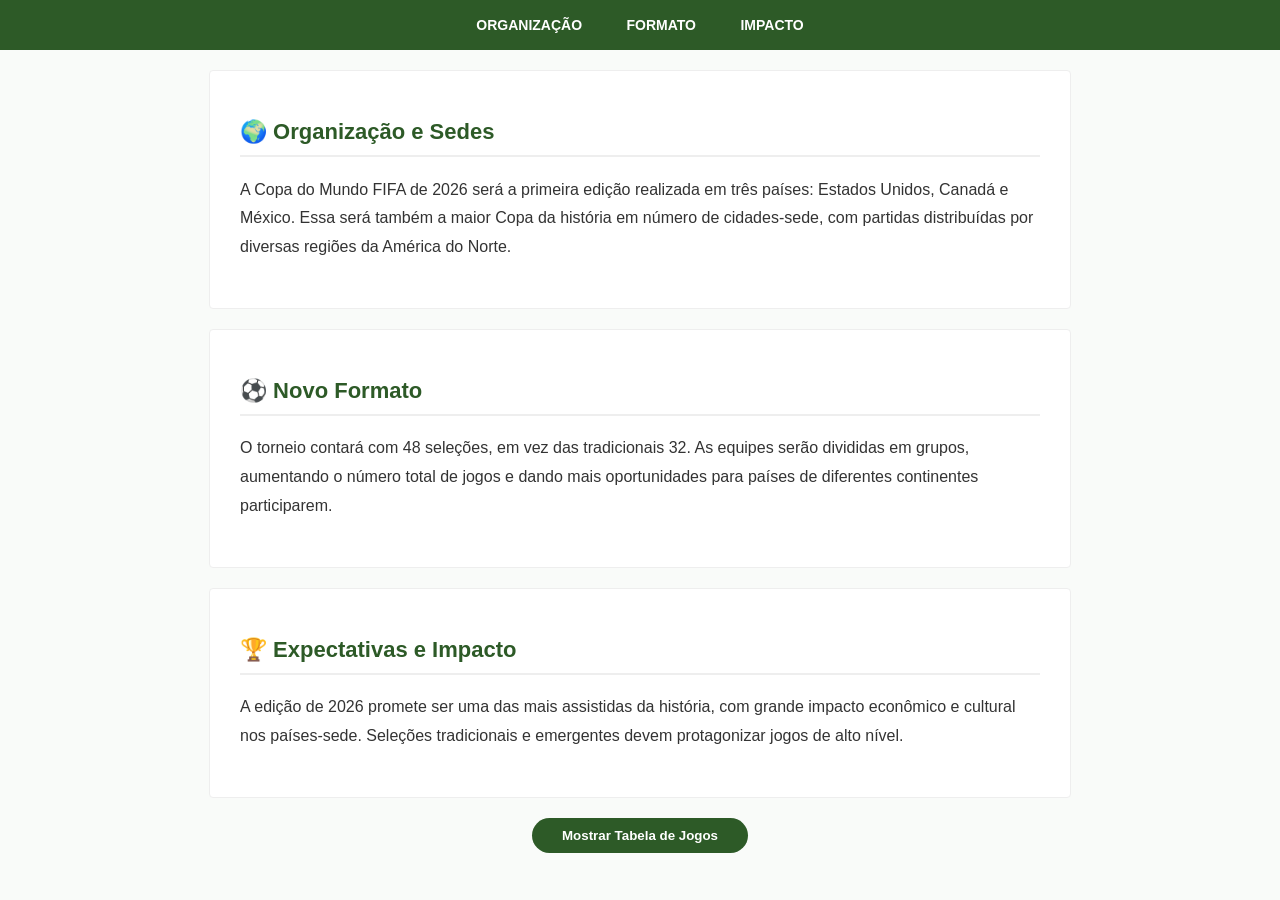
<file: Atividades 2º Bimestre/Prova - dia 1/index.html>
<!DOCTYPE html>
<html lang="pt-br">
<head>
    <meta charset="UTF-8">
    <title>Copa do Mundo 2026</title>
    <link rel="stylesheet" href="style.css">
</head>
<body>

    <nav>
        <a href="#organizacao">Organização</a>
        <a href="#formato">Formato</a>
        <a href="#impacto">Impacto</a>
    </nav>

    <section id="organizacao" class="secao">
        <h2>🌍 Organização e Sedes</h2>
        <p>
            A Copa do Mundo FIFA de 2026 será a primeira edição realizada em três países:
            Estados Unidos, Canadá e México. Essa será também a maior Copa da história
            em número de cidades-sede, com partidas distribuídas por diversas regiões
            da América do Norte.
        </p>
    </section>

    <section id="formato" class="secao">
        <h2>⚽ Novo Formato</h2>
        <p>
            O torneio contará com 48 seleções, em vez das tradicionais 32.
            As equipes serão divididas em grupos, aumentando o número total
            de jogos e dando mais oportunidades para países de diferentes
            continentes participarem.
        </p>
    </section>

    <section id="impacto" class="secao">
        <h2>🏆 Expectativas e Impacto</h2>
        <p>
            A edição de 2026 promete ser uma das mais assistidas da história,
            com grande impacto econômico e cultural nos países-sede.
            Seleções tradicionais e emergentes devem protagonizar jogos de alto nível.
        </p>
    </section>

    <div class="botao-area">
        <button onclick="mostrarImagem()">Mostrar Tabela de Jogos</button>
    </div>

    <div id="resultado"></div>

    <script src="script.js"></script>
</body>
</html>
</file>
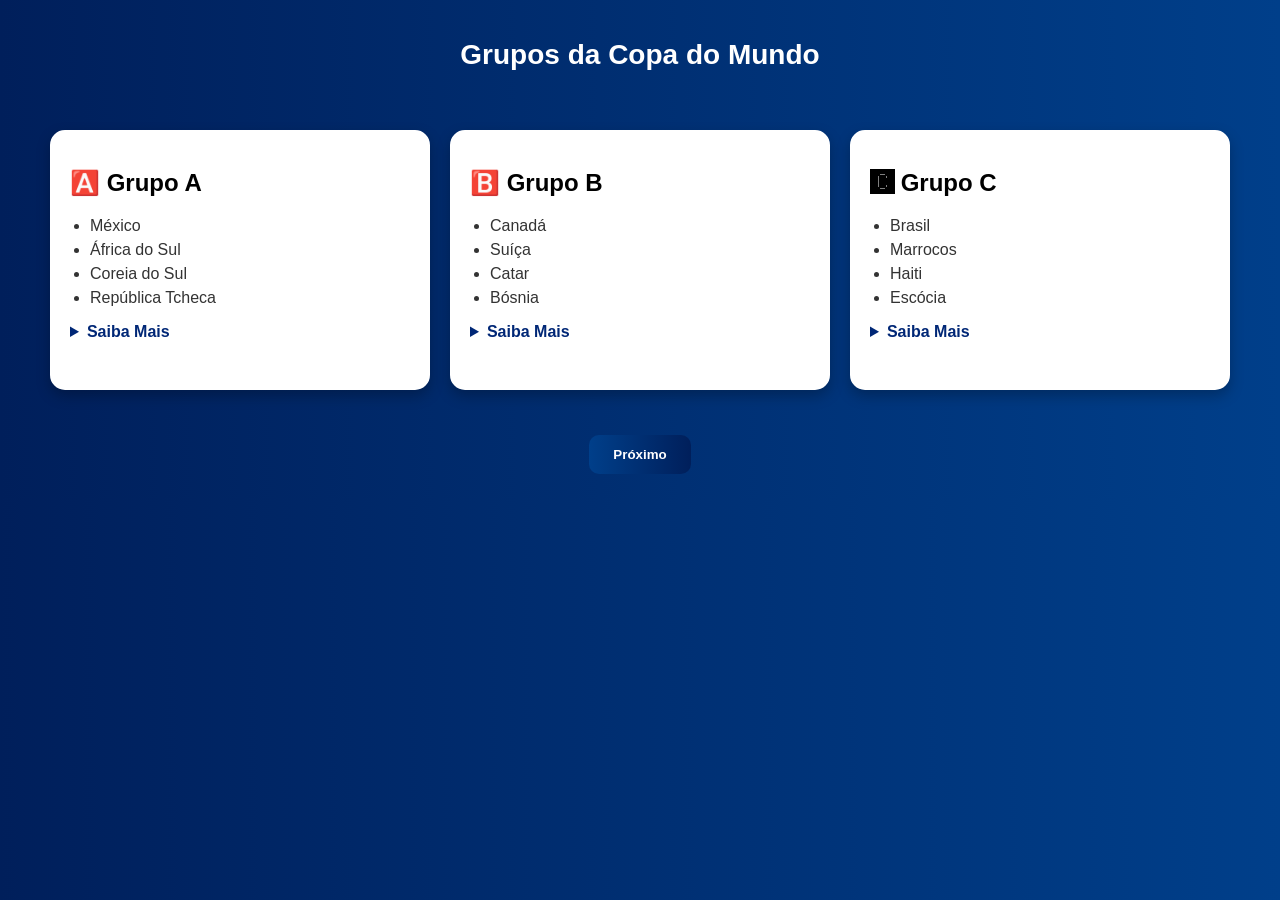
<file: Atividades 2º Bimestre/Prova - dia 2/index.html>
<!DOCTYPE html>
<html lang="pt-br">
<head>
    <meta charset="UTF-8">
    <title>Grupos da Copa</title>
    <link rel="stylesheet" href="style.css">
</head>
<body>

    <h1 class="titulo">Grupos da Copa do Mundo</h1>

    <div id="container">

        <div class="card" id="grupoA">
            <h2>🅰️ Grupo A</h2>

            <ul>
                <li>México</li>
                <li>África do Sul</li>
                <li>Coreia do Sul</li>
                <li>República Tcheca</li>
            </ul>

            <details>
                <summary>Saiba Mais</summary>
                <p>O jogo de abertura será México x África do Sul. Confrontos entre Coreia do Sul e seleções europeias já ocorreram em várias Copas.</p>
            </details>
        </div>

        <div class="card" id="grupoB">
            <h2>🅱️ Grupo B</h2>

            <ul>
                <li>Canadá</li>
                <li>Suíça</li>
                <li>Catar</li>
                <li>Bósnia</li>
            </ul>

            <details>
                <summary>Saiba Mais</summary>
                <p>O Canadá joga em casa. Catar e Suíça já se enfrentaram em amistosos internacionais.</p>
            </details>
        </div>

        <div class="card" id="grupoC">
            <h2>🅲 Grupo C</h2>

            <ul>
                <li>Brasil</li>
                <li>Marrocos</li>
                <li>Haiti</li>
                <li>Escócia</li>
            </ul>

            <details>
                <summary>Saiba Mais</summary>
                <p>Brasil nunca perdeu para a Escócia em Copas. Já dividiram grupo em 1998.</p>
            </details>
        </div>

    </div>

    <div class="botao-area">
        <button onclick="proximo()">Próximo</button>
    </div>

    <script src="script.js"></script>
</body>
</html>
</file>
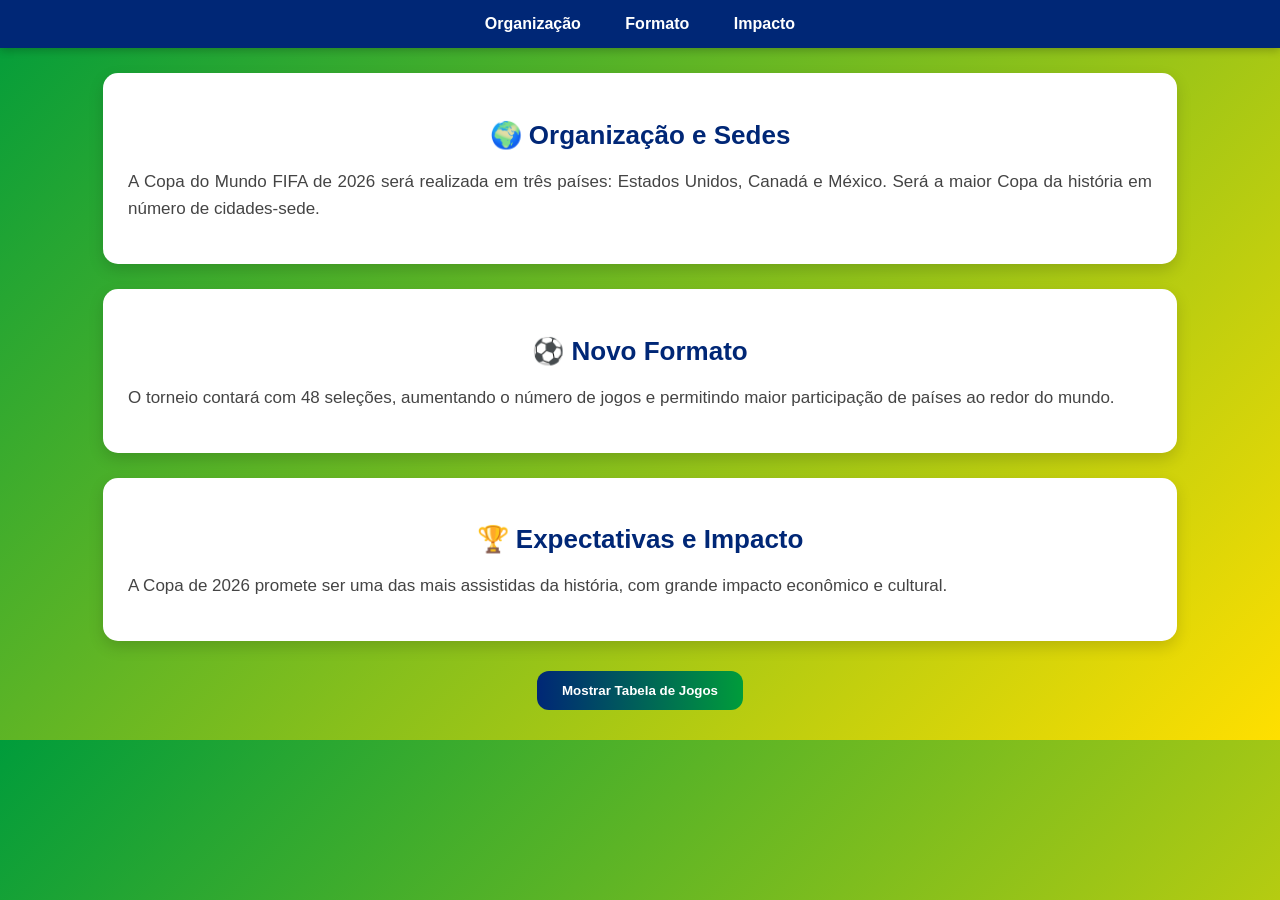
<file: Atividades 2º Bimestre/Prova - dia 3/index.html>
<!DOCTYPE html>
<html lang="pt-br">
<head>
    <meta charset="UTF-8">
    <title>Copa do Mundo 2026</title>

    <link rel="stylesheet" href="style.css">
</head>

<body>

    <nav>
        <a href="#organizacao">Organização</a>
        <a href="#formato">Formato</a>
        <a href="#impacto">Impacto</a>
    </nav>

    <section id="organizacao" class="secao">
        <h2>🌍 Organização e Sedes</h2>
        <p>
            A Copa do Mundo FIFA de 2026 será realizada em três países:
            Estados Unidos, Canadá e México. Será a maior Copa da história
            em número de cidades-sede.
        </p>
    </section>

    <section id="formato" class="secao">
        <h2>⚽ Novo Formato</h2>
        <p>
            O torneio contará com 48 seleções, aumentando o número de jogos
            e permitindo maior participação de países ao redor do mundo.
        </p>
    </section>

    <section id="impacto" class="secao">
        <h2>🏆 Expectativas e Impacto</h2>
        <p>
            A Copa de 2026 promete ser uma das mais assistidas da história,
            com grande impacto econômico e cultural.
        </p>
    </section>

    <div class="botao">
        <button onclick="mostrarImagem()">Mostrar Tabela de Jogos</button>
    </div>

    <div id="resultado"></div>

    <script src="script.js"></script>
</body>
</html>
</file>
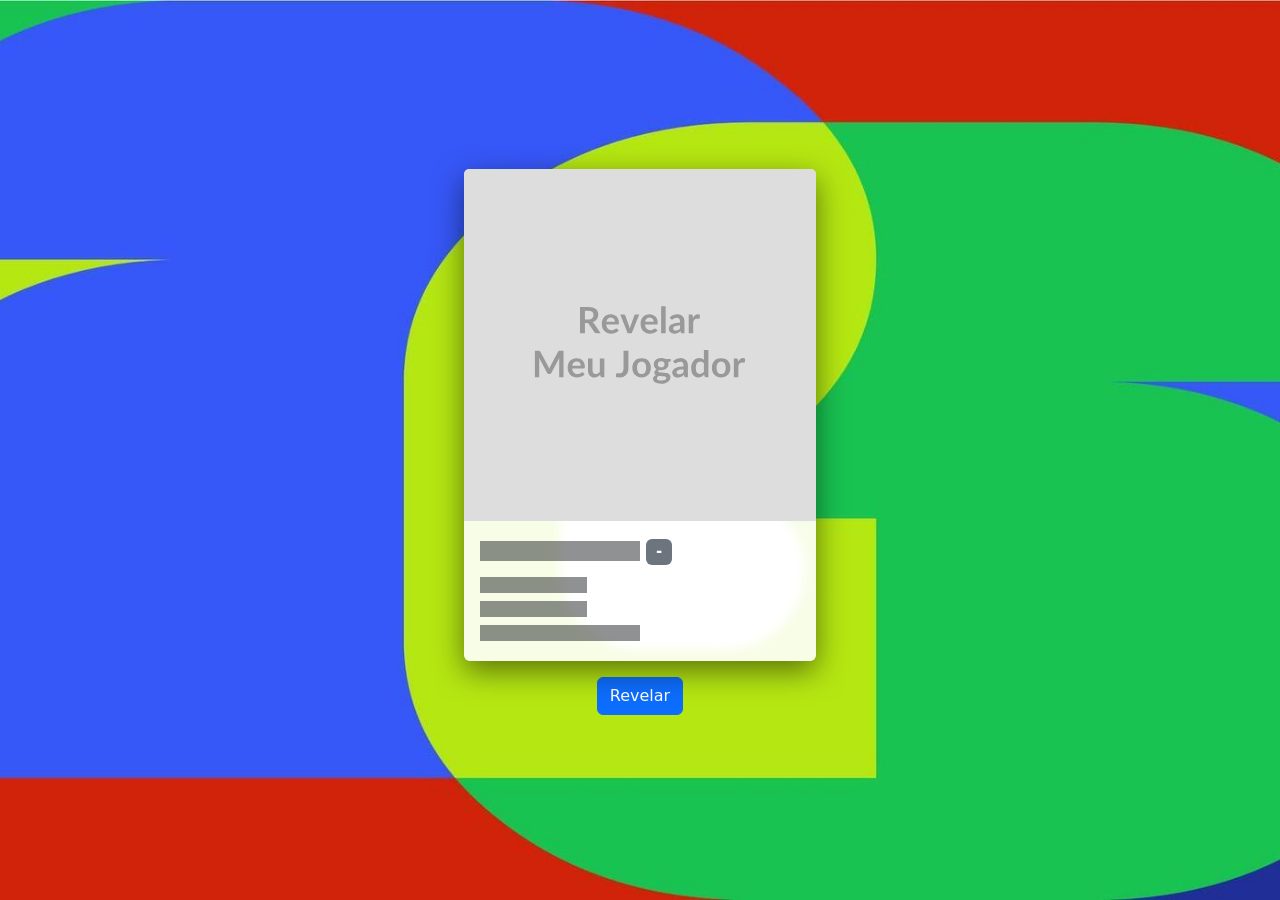
<file: Atividades 2º Bimestre/Prova - dia 1/ex4.html>
<!DOCTYPE html>
<html lang="pt-br">
<head>
    <meta charset="UTF-8">
    <meta name="viewport" content="width=device-width, initial-scale=1.0">
    <title>Meu Jogador da Copa do Mundo</title>

    <link href="https://cdn.jsdelivr.net/npm/bootstrap@5.3.8/dist/css/bootstrap.min.css" rel="stylesheet">

    <style>
        body, html {
            height: 100%;
            margin: 0;
        }

        .bg-copa {
            background-image: url('img/FIFA-World-Cup-26.jpg');
            background-size: cover;
            background-position: center;
            background-attachment: fixed;
            height: 100vh;
            display: flex;
            justify-content: center;
            align-items: center;
        }

        .card {
            backdrop-filter: blur(5px);
            background-color: rgba(255, 255, 255, 0.9);
            border: none;
            box-shadow: 0 10px 30px rgba(0,0,0,0.5);
        }
    </style>
</head>

<body>

<div class="bg-copa">
    <div class="d-flex flex-column align-items-center">

        <div class="card" style="width: 22rem;" aria-hidden="true">

            <img id="jogador-img" src="img/img_.svg" class="card-img-top" alt="Jogador">

            <div class="card-body">

                <h5 id="Nome" class="card-title placeholder-glow">
                    <span class="placeholder col-6"></span>
                    <span id="Rank" class="badge text-bg-secondary">-</span>
                </h5>

                <p class="card-text placeholder-glow">
                    <span id="Data_Nas" class="placeholder col-4"></span><br>
                    <span id="Altura" class="placeholder col-4"></span><br>
                    <span id="Posição" class="placeholder col-6"></span><br>
                </p>

            </div>
        </div>

        <a href="#" onclick="revelar()" class="btn btn-primary m-3">
            Revelar
        </a>

    </div>
</div>

<script src="https://cdn.jsdelivr.net/npm/bootstrap@5.3.8/dist/js/bootstrap.bundle.min.js"></script>
<script src="ex4.js"></script>

</body>
</html>
</file>
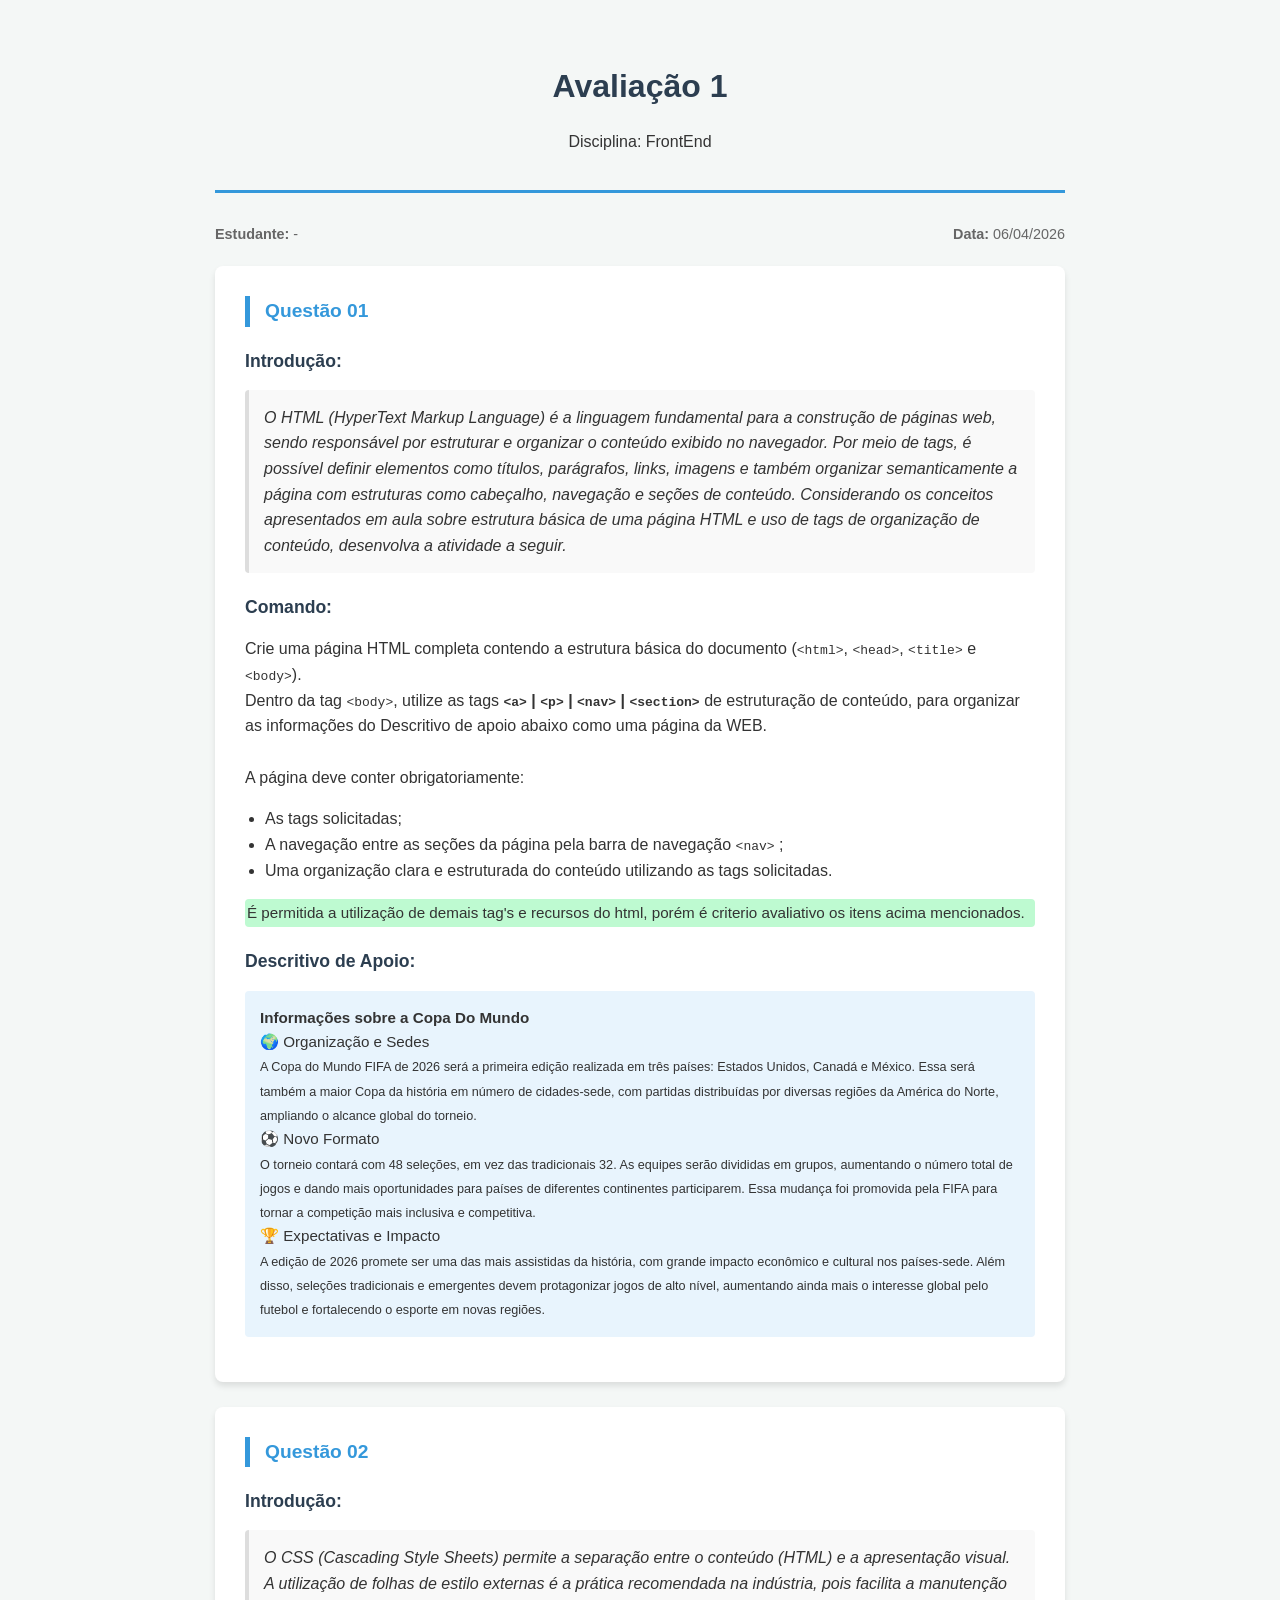
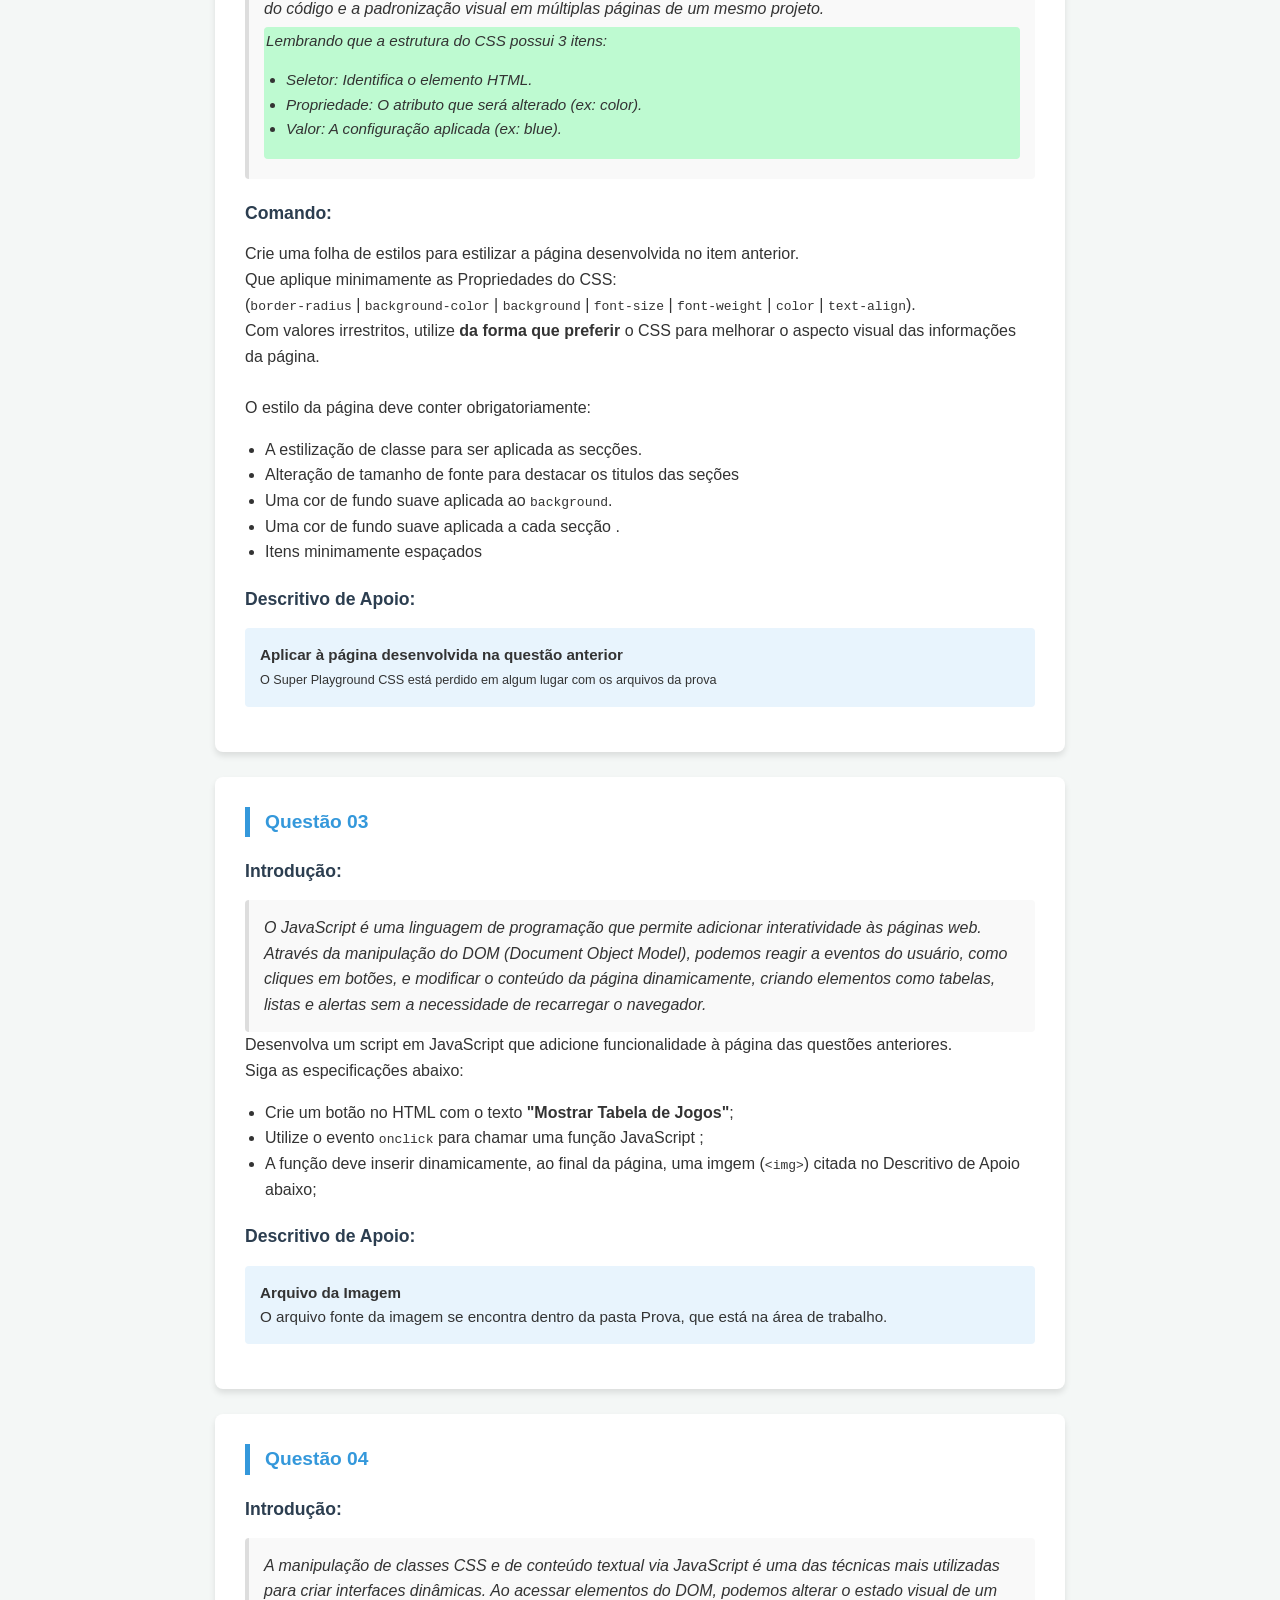
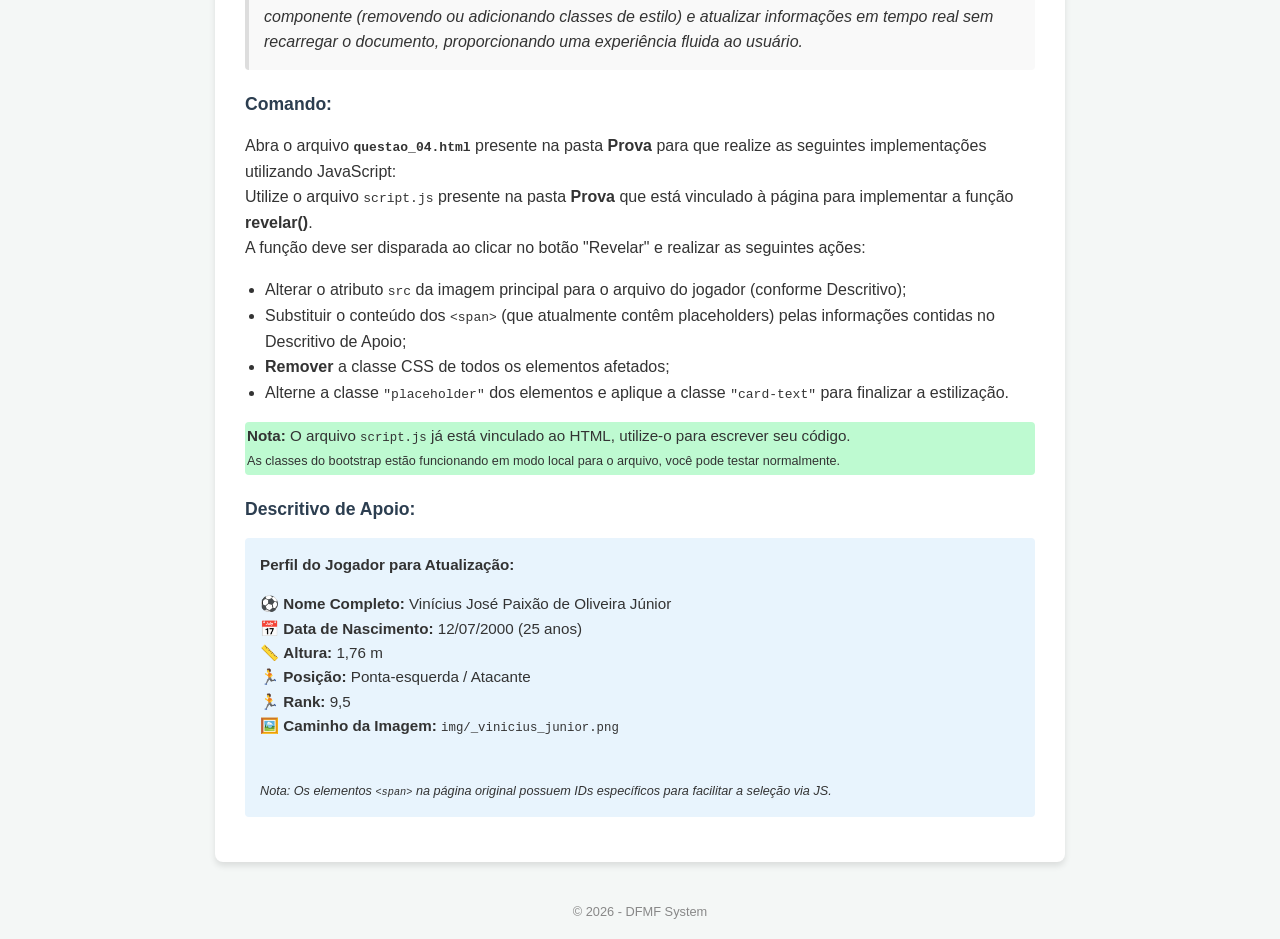
<file: Atividades 2º Bimestre/Prova - dia 1/Prova.html>
<!DOCTYPE html>
<html lang="pt-br">
<head>
    <meta charset="UTF-8">
    <meta name="viewport" content="width=device-width, initial-scale=1.0">
    <title>Avaliação Prática de FrontEnd</title>
    <style>
        :root {
            --primary-color: #2c3e50;
            --accent-color: #3498db;
            --bg-color: #f4f7f6;
            --card-bg: #ffffff;
            --text-color: #333;
        }

        body {
            font-family: 'Segoe UI', Tahoma, Geneva, Verdana, sans-serif;
            background-color: var(--bg-color);
            color: var(--text-color);
            line-height: 1.6;
            margin: 0;
            padding: 20px;
        }

        .container {
            max-width: 850px;
            margin: 0 auto;
        }

        header {
            text-align: center;
            padding: 20px 0;
            border-bottom: 3px solid var(--accent-color);
            margin-bottom: 30px;
        }

        h1 {
            color: var(--primary-color);
            margin-bottom: 5px;
        }

        .info-aluno {
            display: flex;
            justify-content: space-between;
            margin-bottom: 20px;
            font-size: 0.9em;
            color: #666;
        }

        .question-card {
            background: var(--card-bg);
            padding: 30px;
            border-radius: 8px;
            box-shadow: 0 4px 6px rgba(0,0,0,0.1);
            margin-bottom: 25px;
        }

        .question-header {
            font-weight: bold;
            font-size: 1.2em;
            color: var(--accent-color);
            margin-bottom: 15px;
            display: block;
            border-left: 5px solid var(--accent-color);
            padding-left: 15px;
        }

        h2 {
            font-size: 1.1em;
            color: var(--primary-color);
            margin-top: 20px;
        }

        .intro-box {
            background-color: #f9f9f9;
            padding: 15px;
            border-radius: 4px;
            border-left: 4px solid #ddd;
            font-style: italic;
        }

        .descritivo-apoio {
            background-color: #e8f4fd;
            padding: 15px;
            margin: 15px 0;
            border-radius: 4px;
            font-size: 0.95em;
        }
        .item-destaque {
            background-color: #befad1;
            padding: 2px;
            margin: 5px 0;
            border-radius: 4px;
            font-size: 0.95em;
        }

        .comando {
            font-weight: 500;
        }

        ul {
            padding-left: 20px;
        }

        footer {
            text-align: center;
            margin-top: 40px;
            font-size: 0.8em;
            color: #888;
        }

        @media print {
            body { background-color: white; }
            .question-card { box-shadow: none; border: 1px solid #ccc; }
        }
    </style>
</head>
<body>

    <div class="container">
        <header>
            <h1>Avaliação 1</h1>
            <p>Disciplina: FrontEnd</p>
        </header>

        <div class="info-aluno">
            <span><strong>Estudante:</strong> - </span>
            <span><strong>Data:</strong> 06/04/2026</span>
        </div>

        <section class="question-card">
            <span class="question-header">Questão 01</span>
            
            <h2>Introdução:</h2>
            <div class="intro-box">
                O HTML (HyperText Markup Language) é a linguagem fundamental para a construção de páginas web, sendo responsável por estruturar e organizar o conteúdo exibido no navegador. Por meio de tags, é possível definir elementos como títulos, parágrafos, links, imagens e também organizar semanticamente a página com estruturas como cabeçalho, navegação e seções de conteúdo.
                Considerando os conceitos apresentados em aula sobre estrutura básica de uma página HTML e uso de tags de organização de conteúdo, desenvolva a atividade a seguir.
            </div>

            <h2>Comando:</h2>
            <div class="comando">
                Crie uma página HTML completa contendo a estrutura básica do documento (<code>&lt;html&gt;</code>, <code>&lt;head&gt;</code>, <code>&lt;title&gt;</code> e <code>&lt;body&gt;</code>).<br>
                Dentro da tag <code>&lt;body&gt;</code>, utilize as tags <strong><code>&lt;a&gt;</code> | <code>&lt;p&gt;</code> | <code>&lt;nav&gt;</code> | <code>&lt;section&gt;</code>  </strong> de estruturação de conteúdo, para organizar as informações do Descritivo de apoio abaixo como uma página da WEB.
                <br><br>
                A página deve conter obrigatoriamente:
                <ul>
                    <li>As tags solicitadas;</li>
                    <li>A navegação entre as seções da página pela barra de navegação <code>&lt;nav&gt;</code> ;</li>
                    <li>Uma organização clara e estruturada do conteúdo utilizando as tags solicitadas.</li>
                   </ul>
                   <div class="item-destaque" >É permitida a utilização de demais tag's e recursos do html, porém é criterio avaliativo os itens acima mencionados.</div>
                </div>

            <h2>Descritivo de Apoio:</h2>
            <div class="descritivo-apoio">
                <strong> Informações sobre a Copa Do Mundo </strong>
            <br>🌍 Organização e Sedes <br>
            <small>A Copa do Mundo FIFA de 2026 será a primeira edição realizada em três países: Estados Unidos, Canadá e México. Essa será também a maior Copa da história em número de cidades-sede, com partidas distribuídas por diversas regiões da América do Norte, ampliando o alcance global do torneio. </small>
            <br>⚽ Novo Formato <br>
            <small>O torneio contará com 48 seleções, em vez das tradicionais 32. As equipes serão divididas em grupos, aumentando o número total de jogos e dando mais oportunidades para países de diferentes continentes participarem. Essa mudança foi promovida pela FIFA para tornar a competição mais inclusiva e competitiva.</small>
            <br>🏆 Expectativas e Impacto <br>
            <small>A edição de 2026 promete ser uma das mais assistidas da história, com grande impacto econômico e cultural nos países-sede. Além disso, seleções tradicionais e emergentes devem protagonizar jogos de alto nível, aumentando ainda mais o interesse global pelo futebol e fortalecendo o esporte em novas regiões.</small>
            </div>

        </section>


         <section class="question-card">
            <span class="question-header">Questão 02</span>
            
            <h2>Introdução:</h2>
            <div class="intro-box">
              O CSS (Cascading Style Sheets) permite a separação entre o conteúdo (HTML) e a apresentação visual. 
              A utilização de folhas de estilo externas é a prática recomendada na indústria, pois facilita a manutenção do código e a padronização visual em múltiplas páginas de um mesmo projeto.
                <div class="item-destaque">Lembrando que a estrutura do CSS possui 3 itens:
                    <ul>
                        <li> Seletor: Identifica o elemento HTML. </li>
                        <li> Propriedade: O atributo que será alterado (ex: color).</li>
                        <li> Valor: A configuração aplicada (ex: blue).</li>
                    </ul>
                </div>
            </div>

            <h2>Comando:</h2>
            <div class="comando">
                Crie uma folha de estilos para estilizar a página desenvolvida no item anterior. <br>
                Que aplique minimamente as Propriedades do CSS: <br>
                (<code>border-radius</code> | <code>background-color</code> | <code>background</code> | <code>font-size</code> | <code>font-weight</code> | <code>color</code> | <code>text-align</code>).
                 <br>Com valores irrestritos, utilize <strong> da forma que preferir </strong> o CSS para melhorar o aspecto visual  das informações da página.
                <br><br>
                O estilo da página deve conter obrigatoriamente:
                <ul>
                    <li>A estilização de classe para ser aplicada as secções. </li>
                    <li>Alteração de tamanho de fonte para destacar os titulos das seções </li>
                    <li>Uma cor de fundo suave aplicada ao  <code>background</code>.</li>
                    <li>Uma cor de fundo suave aplicada a cada secção .</li>
                    <li>Itens minimamente espaçados </li>
                </ul>
            </div>

            <h2>Descritivo de Apoio:</h2>
            <div class="descritivo-apoio">
                <strong> Aplicar à página desenvolvida na questão anterior </strong>
               <br> <small> O Super Playground CSS está perdido em algum lugar com os arquivos da prova</small>
            </div>

        </section>


        <section class="question-card">
        <span class="question-header">Questão 03</span>
        
        <h2>Introdução:</h2>
        <div class="intro-box">
            O JavaScript é uma linguagem de programação que permite adicionar interatividade às páginas web. Através da manipulação do DOM (Document Object Model), podemos reagir a eventos do usuário, como cliques em botões, e modificar o conteúdo da página dinamicamente, criando elementos como tabelas, listas e alertas sem a necessidade de recarregar o navegador.
        </div>

        <div class="comando">
            Desenvolva um script em JavaScript que adicione funcionalidade à página das questões anteriores. <br>
            Siga as especificações abaixo:
            <ul>
                <li>Crie um botão no HTML com o texto <strong>"Mostrar Tabela de Jogos"</strong>;</li>
                <li>Utilize o evento <code>onclick</code> para chamar uma função JavaScript ;</li>
                <li>A função deve inserir dinamicamente, ao final da página, uma imgem (<code>&lt;img&gt;</code>) citada no Descritivo de Apoio abaixo;</li>
                </ul>
    
        </div>

        <h2>Descritivo de Apoio:</h2>
        <div class="descritivo-apoio">
            <strong> Arquivo da Imagem </strong>
            <br> O arquivo fonte da imagem se encontra dentro da pasta Prova, que está na área de trabalho.
        </div>

    </section>






    <section class="question-card">
            <span class="question-header">Questão 04</span>
            
            <h2>Introdução:</h2>
            <div class="intro-box">
                A manipulação de classes CSS e de conteúdo textual via JavaScript é uma das técnicas mais utilizadas para criar interfaces dinâmicas. Ao acessar elementos do DOM, podemos alterar o estado visual de um componente (removendo ou adicionando classes de estilo) e atualizar informações em tempo real sem recarregar o documento, proporcionando uma experiência fluida ao usuário.
            </div>

            <h2>Comando:</h2>
            <div class="comando">
                Abra o arquivo <strong><code>questao_04.html</code></strong> presente na pasta <strong>Prova</strong> para que realize as seguintes implementações utilizando JavaScript:
                <br>
                Utilize o arquivo <code>script.js</code>  presente na pasta <strong>Prova</strong> que está vinculado à página para implementar a função <strong>revelar()</strong>. <br>
                A função deve ser disparada ao clicar no botão "Revelar" e realizar as seguintes ações:
                <ul>
                    <li>Alterar o atributo <code>src</code> da imagem principal para o arquivo do jogador (conforme Descritivo);</li>
                    <li>Substituir o conteúdo dos <code>&lt;span&gt;</code> (que atualmente contêm placeholders) pelas informações contidas no Descritivo de Apoio;</li>
                    <li><strong>Remover</strong> a classe CSS de todos os elementos afetados;</li>
                     <li>Alterne a classe <code>"placeholder"</code> dos elementos e aplique a classe <code>"card-text"</code> para finalizar a estilização.</li>
                </ul>
                <div class="item-destaque">
                   <strong>Nota:</strong> O arquivo <code>script.js</code> já está vinculado ao HTML, utilize-o para escrever seu código.<br>
                   <small> As classes do bootstrap estão funcionando em modo local para o arquivo, você pode testar normalmente.</small>
                </div>
            </div>

            <h2>Descritivo de Apoio:</h2>
            <div class="descritivo-apoio">
                <strong>Perfil do Jogador para Atualização:</strong>
                <ul style="list-style: none; padding-left: 0;">
                    <li>⚽ <strong>Nome Completo:</strong> Vinícius José Paixão de Oliveira Júnior</li>
                    <li>📅 <strong>Data de Nascimento:</strong> 12/07/2000 (25 anos)</li>
                    <li>📏 <strong>Altura:</strong> 1,76 m</li>
                    <li>🏃 <strong>Posição:</strong> Ponta-esquerda / Atacante</li>
                    <li>🏃 <strong>Rank:</strong> 9,5 </li>
                    <li>🖼️ <strong>Caminho da Imagem:</strong> <code>img/_vinicius_junior.png</code></li>
                </ul>
                <br>
                <small><em>Nota: Os elementos <code>&lt;span&gt;</code> na página original possuem IDs específicos para facilitar a seleção via JS.</em></small>
            </div>
        </section>




        <footer>
            © 2026 - DFMF System
        </footer>
    </div>

</body>
</html>
</file>
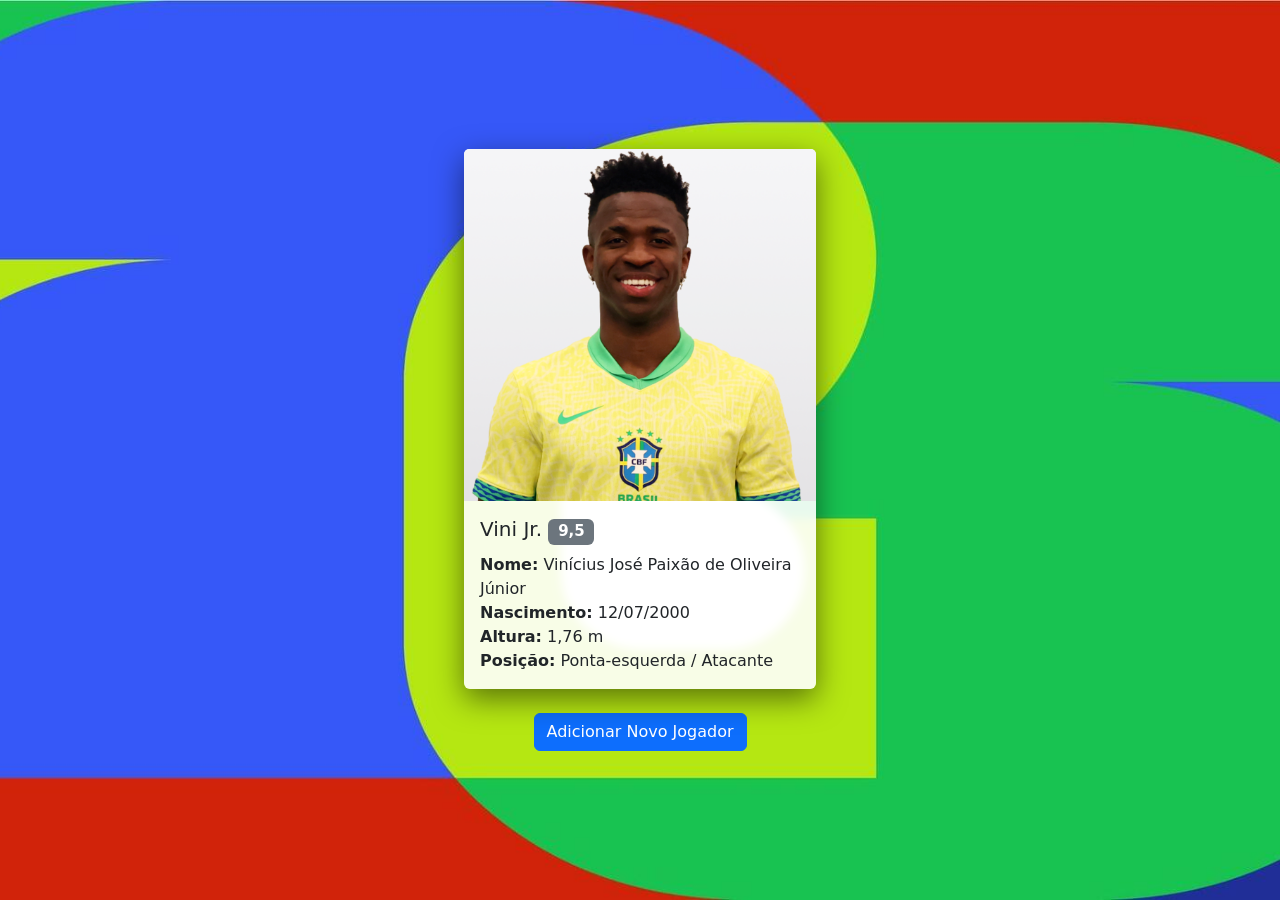
<file: Atividades 2º Bimestre/Prova - dia 2/ex4.html>
<!DOCTYPE html>
<html lang="pt-br">
<head>
    <meta charset="UTF-8">
    <meta name="viewport" content="width=device-width, initial-scale=1.0">
    <title>Meu Jogador da Copa do Mundo</title>

    <link href="https://cdn.jsdelivr.net/npm/bootstrap@5.3.8/dist/css/bootstrap.min.css" rel="stylesheet">

    <style>
        body, html {
            height: 100%;
            margin: 0;
        }

        .bg-copa {
            background-image: url('img/FIFA-World-Cup-26.jpg');
            background-size: cover;
            background-position: center;
            background-attachment: fixed;
            min-height: 100vh;

            display: flex;
            flex-direction: column;
            justify-content: center;
            align-items: center;
        }

        .card {
            backdrop-filter: blur(5px);
            background-color: rgba(255, 255, 255, 0.9);
            border: none;
            box-shadow: 0 10px 30px rgba(0,0,0,0.5);
            transition: 0.3s;
        }

        .card:hover {
            transform: scale(1.05);
        }

        #Cards {
            display: flex;
            gap: 20px;
            flex-wrap: wrap;
            justify-content: center;
        }
    </style>
</head>

<body>

<div class="bg-copa">

    <div id="Cards">

        <div class="card" style="width: 22rem;">
            <img src="img/_vinicius_junior.png" class="card-img-top">

            <div class="card-body">
                <h5 class="card-title">
                    Vini Jr.
                    <span class="badge text-bg-secondary">9,5</span>
                </h5>

                <p class="card-text">
                    <strong>Nome:</strong> Vinícius José Paixão de Oliveira Júnior<br>
                    <strong>Nascimento:</strong> 12/07/2000<br>
                    <strong>Altura:</strong> 1,76 m<br>
                    <strong>Posição:</strong> Ponta-esquerda / Atacante
                </p>
            </div>
        </div>

    </div>

    <div class="text-center mt-4">
        <button onclick="add()" class="btn btn-primary">
            Adicionar Novo Jogador
        </button>
    </div>

</div>

<script src="https://cdn.jsdelivr.net/npm/bootstrap@5.3.8/dist/js/bootstrap.bundle.min.js"></script>
<script src="ex4.js"></script>

</body>
</html>
</file>
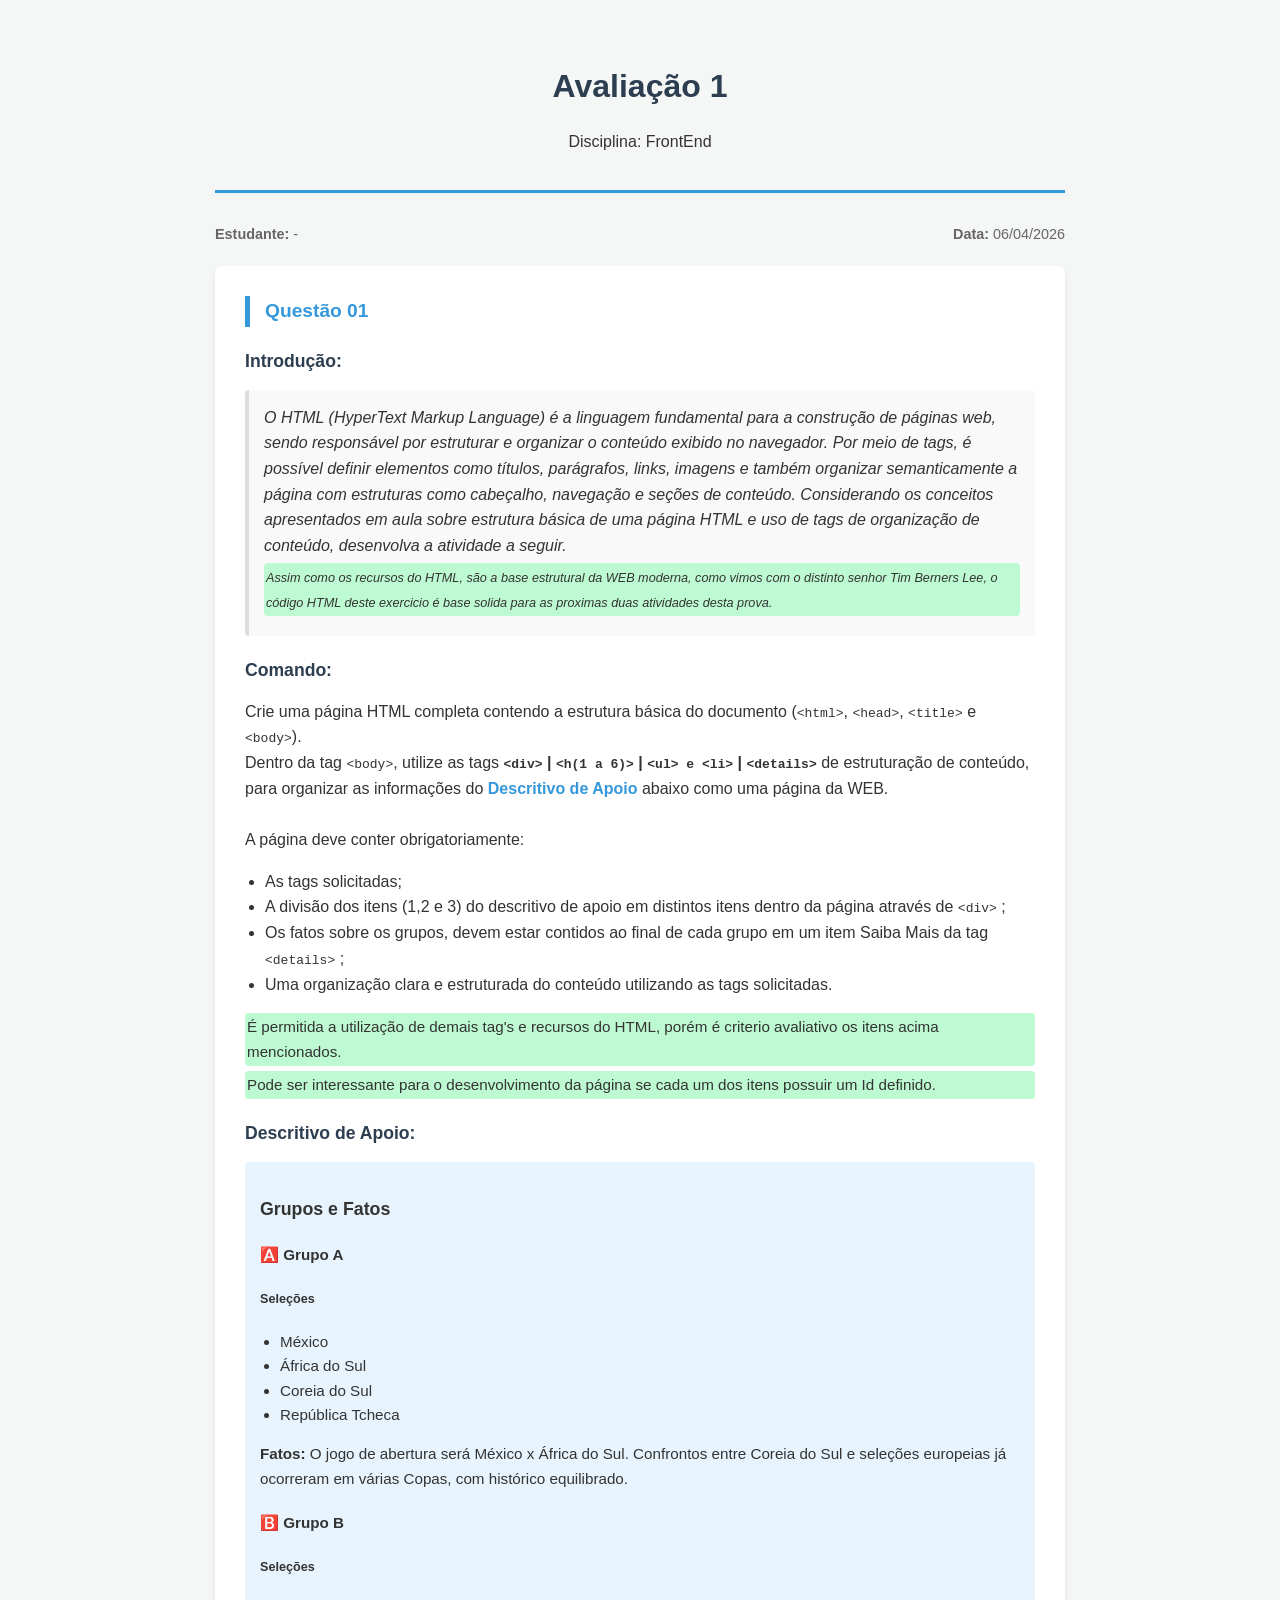
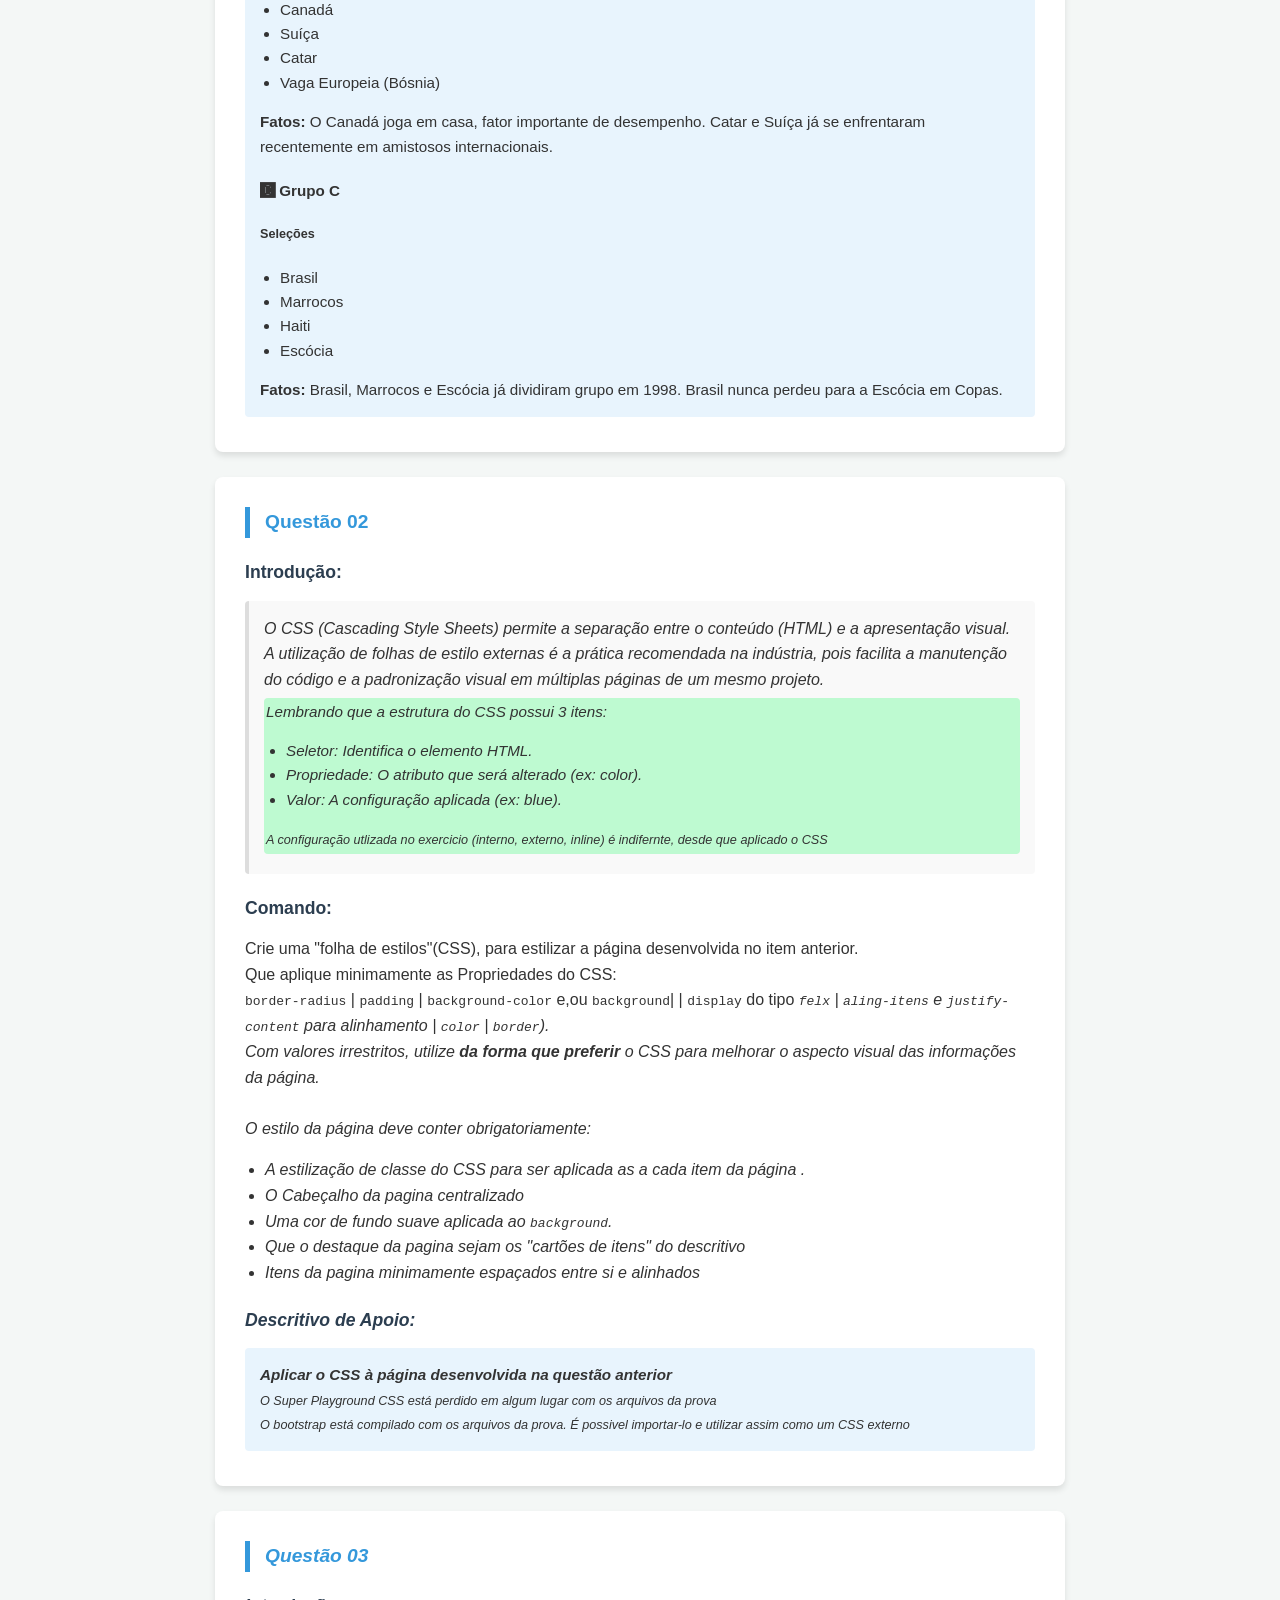
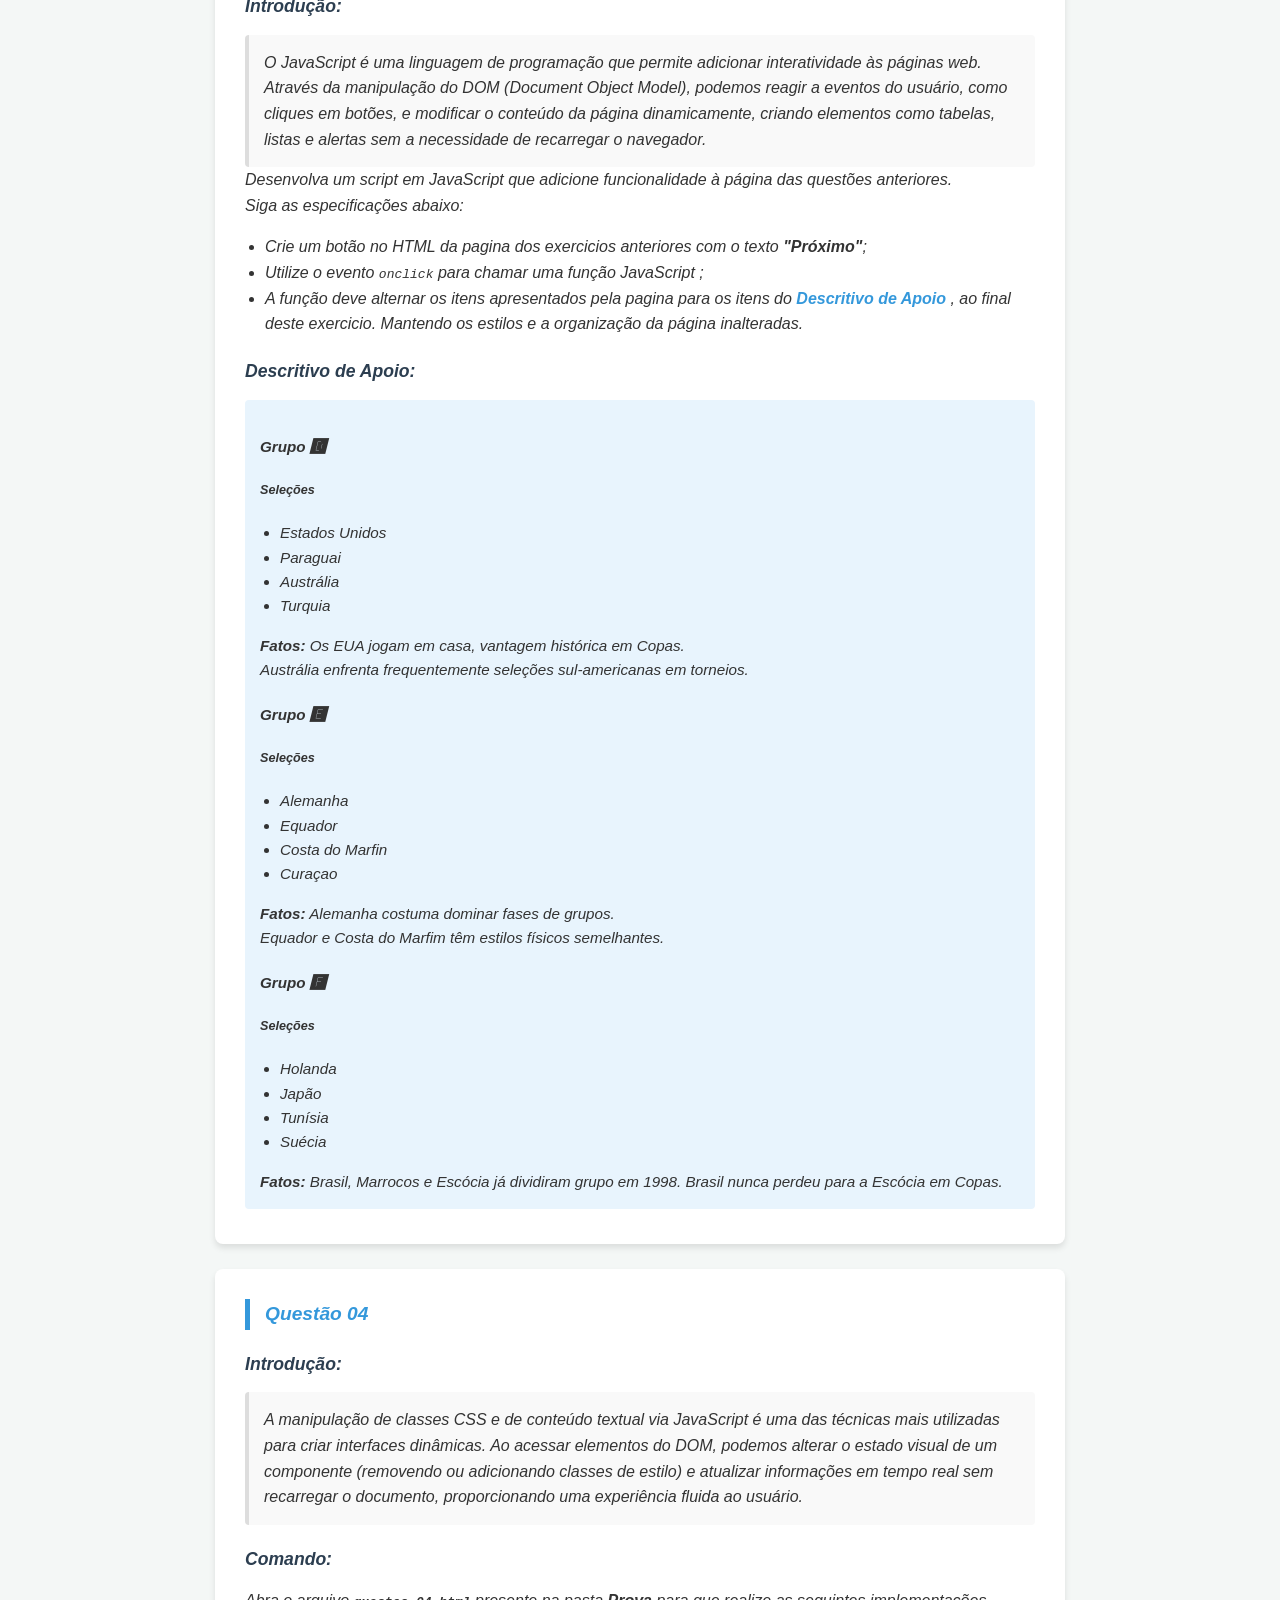
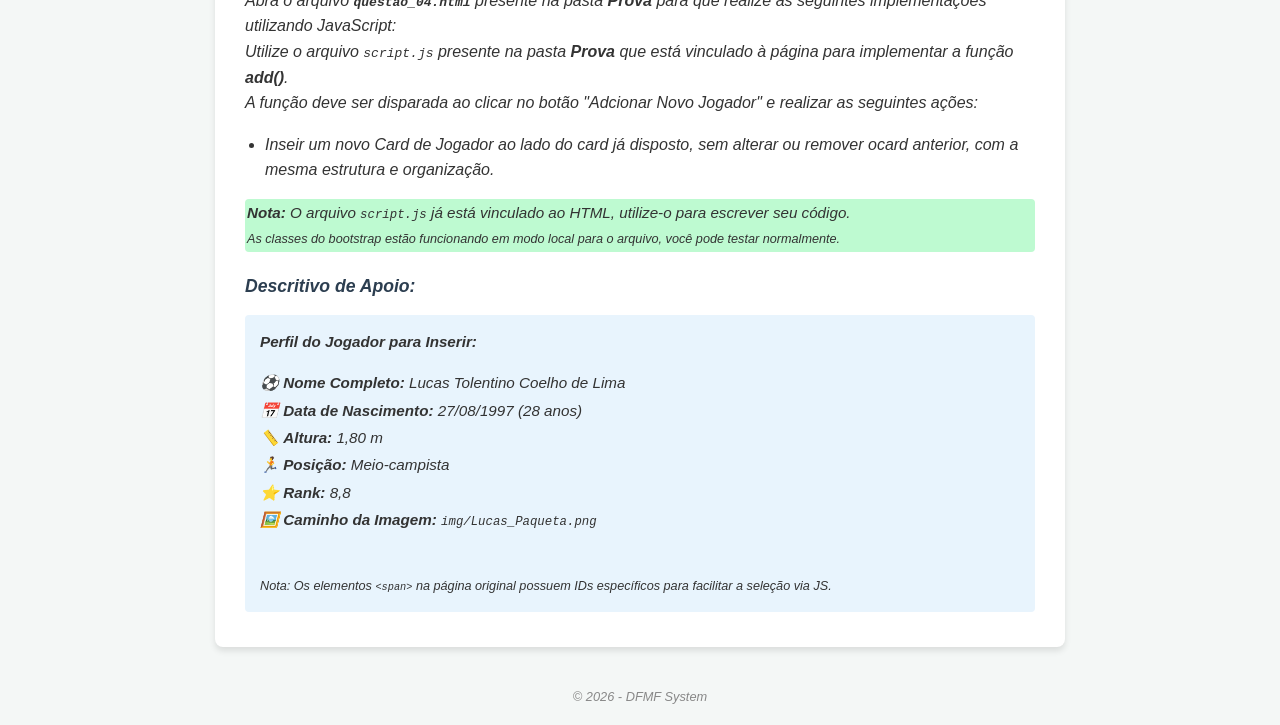
<file: Atividades 2º Bimestre/Prova - dia 2/Prova.html>
<!DOCTYPE html>
<html lang="pt-br">
<head>
    <meta charset="UTF-8">
    <meta name="viewport" content="width=device-width, initial-scale=1.0">
    <title>Avaliação Prática de FrontEnd</title>
    <style>
        :root {
            --primary-color: #2c3e50;
            --accent-color: #3498db;
            --bg-color: #f4f7f6;
            --card-bg: #ffffff;
            --text-color: #333;
        }

        body {
            font-family: 'Segoe UI', Tahoma, Geneva, Verdana, sans-serif;
            background-color: var(--bg-color);
            color: var(--text-color);
            line-height: 1.6;
            margin: 0;
            padding: 20px;
        }

        .container {
            max-width: 850px;
            margin: 0 auto;
        }

        header {
            text-align: center;
            padding: 20px 0;
            border-bottom: 3px solid var(--accent-color);
            margin-bottom: 30px;
        }

        h1 {
            color: var(--primary-color);
            margin-bottom: 5px;
        }

        .info-aluno {
            display: flex;
            justify-content: space-between;
            margin-bottom: 20px;
            font-size: 0.9em;
            color: #666;
        }

        .question-card {
            background: var(--card-bg);
            padding: 30px;
            border-radius: 8px;
            box-shadow: 0 4px 6px rgba(0,0,0,0.1);
            margin-bottom: 25px;
        }

        .question-header {
            font-weight: bold;
            font-size: 1.2em;
            color: var(--accent-color);
            margin-bottom: 15px;
            display: block;
            border-left: 5px solid var(--accent-color);
            padding-left: 15px;
        }

        h2 {
            font-size: 1.1em;
            color: var(--primary-color);
            margin-top: 20px;
        }

        .intro-box {
            background-color: #f9f9f9;
            padding: 15px;
            border-radius: 4px;
            border-left: 4px solid #ddd;
            font-style: italic;
        }

        .descritivo-apoio {
            background-color: #e8f4fd;
            padding: 15px;
            margin: 5px 0;
            border-radius: 4px;
            font-size: 0.95em;
        }
        .item-destaque {
            background-color: #befad1;
            padding: 2px;
            margin: 5px 0;
            border-radius: 4px;
            font-size: 0.95em;
        }

        .comando {
            font-weight: 500;
        }

        ul {
            padding-left: 20px;
        }

        footer {
            text-align: center;
            margin-top: 40px;
            font-size: 0.8em;
            color: #888;
        }

        @media print {
            body { background-color: white; }
            .question-card { box-shadow: none; border: 1px solid #ccc; }
        }
    </style>
</head>
<body>

    <div class="container">
        <header>
            <h1>Avaliação 1</h1>
            <p>Disciplina: FrontEnd</p>
        </header>

        <div class="info-aluno">
            <span><strong>Estudante:</strong> - </span>
            <span><strong>Data:</strong> 06/04/2026</span>
        </div>

        <section class="question-card">
            <span class="question-header">Questão 01</span>
            
            <h2>Introdução:</h2>
            <div class="intro-box">
                O HTML (HyperText Markup Language) é a linguagem fundamental para a construção de páginas web, sendo responsável por estruturar e organizar o conteúdo exibido no navegador. Por meio de tags, é possível definir elementos como títulos, parágrafos, links, imagens e também organizar semanticamente a página com estruturas como cabeçalho, navegação e seções de conteúdo.
                Considerando os conceitos apresentados em aula sobre estrutura básica de uma página HTML e uso de tags de organização de conteúdo, desenvolva a atividade a seguir. <br> 
                <div class="item-destaque" > <small> Assim como os recursos do HTML, são a base estrutural da WEB moderna, como vimos com o distinto senhor <i>Tim Berners Lee</i>, o código HTML deste exercicio é base solida para as proximas duas atividades desta prova. </small> </div>
            </div>

            <h2>Comando:</h2>
            <div class="comando">
                Crie uma página HTML completa contendo a estrutura básica do documento (<code>&lt;html&gt;</code>, <code>&lt;head&gt;</code>, <code>&lt;title&gt;</code> e <code>&lt;body&gt;</code>).<br>
                Dentro da tag <code>&lt;body&gt;</code>, utilize as tags <strong><code>&lt;div&gt;</code> | <code>&lt;h(1 a 6)&gt;</code> | <code>&lt;ul&gt; e &lt;li&gt;</code> | <code>&lt;details&gt;</code> </strong> 
                de estruturação de conteúdo, para organizar as informações do <strong><span style="color: #3498db;">Descritivo de Apoio </span> </strong>abaixo como uma página da WEB.
                <br><br>
                A página deve conter obrigatoriamente:
                <ul>
                    <li>As tags solicitadas;</li>
                    <li>A divisão dos itens (1,2 e 3) do descritivo de apoio em distintos itens dentro da página através de  <code>&lt;div&gt;</code> ;</li>
                    <li>Os fatos sobre os grupos, devem estar contidos ao final de cada grupo em um item Saiba Mais da tag <code>&lt;details&gt;</code> ;</li>
                    <li>Uma organização clara e estruturada do conteúdo utilizando as tags solicitadas.</li>
                </ul>
                   <div class="item-destaque" >É permitida a utilização de demais tag's e recursos do HTML, porém é criterio avaliativo os itens acima mencionados.</div>
                    <div class="item-destaque" >Pode ser interessante para o desenvolvimento da página se cada um dos itens possuir um Id definido.</div>
 
                </div>

            <h2>Descritivo de Apoio:</h2>
            <div class="descritivo-apoio">
                <h3> Grupos e Fatos </h3>
                <h4>🅰️ Grupo A</h4>
                <h5>Seleções</h5>
                    <ul>
                    <li>México</li>
                    <li>África do Sul</li>
                    <li>Coreia do Sul</li>
                    <li>República Tcheca</li>
                    </ul>
                <strong>Fatos:</strong> O jogo de abertura será México x África do Sul. Confrontos entre Coreia do Sul e seleções europeias já ocorreram em várias Copas, com histórico equilibrado.
                
                        <h4>🅱️ Grupo B</h4>
                <h5>Seleções</h5>
                <ul>
                    <li>Canadá</li>
                    <li>Suíça</li>
                    <li>Catar</li>
                    <li>Vaga Europeia (Bósnia)</li>
                </ul>
                <strong>Fatos:</strong> O Canadá joga em casa, fator importante de desempenho. Catar e Suíça já se enfrentaram recentemente em amistosos internacionais.

                        <h4>🅲 Grupo C</h4>
                <h5>Seleções</h5>
                <ul>
                    <li>Brasil</li>
                    <li>Marrocos</li>
                    <li>Haiti</li>
                    <li>Escócia</li>
                </ul>
                <strong>Fatos:</strong> Brasil, Marrocos e Escócia já dividiram grupo em 1998. Brasil nunca perdeu para a Escócia em Copas.
            </div>
        </section>


         <section class="question-card">
            <span class="question-header">Questão 02</span>
            
            <h2>Introdução:</h2>
            <div class="intro-box">
              O CSS (Cascading Style Sheets) permite a separação entre o conteúdo (HTML) e a apresentação visual. 
              A utilização de folhas de estilo externas é a prática recomendada na indústria, pois facilita a manutenção do código e a padronização visual em múltiplas páginas de um mesmo projeto.
                <div class="item-destaque">Lembrando que a estrutura do CSS possui 3 itens:
                    <ul>
                        <li> Seletor: Identifica o elemento HTML. </li>
                        <li> Propriedade: O atributo que será alterado (ex: color).</li>
                        <li> Valor: A configuração aplicada (ex: blue).</li>
                    </ul>
                    <small> A configuração utlizada no exercicio (interno, externo, inline) é indifernte, desde que aplicado o CSS</small>
                </div>
            </div>

            <h2>Comando:</h2>
            <div class="comando">
                Crie uma "folha de estilos"(CSS), para estilizar a página desenvolvida no item anterior. <br>
                Que aplique minimamente as Propriedades do CSS: <br>
                <code>border-radius</code> | <code> padding</code> | <code>background-color</code> e,ou <code>background</code>| | <code>display</code> do tipo <code><i>felx<i></code> | <code>aling-itens</code> e <code>justify-content</code>  para alinhamento | <code>color</code> | <code>border</code>).
                 <br>Com valores irrestritos, utilize <strong> da forma que preferir </strong> o CSS para melhorar o aspecto visual  das informações da página.
                <br><br>
                O estilo da página deve conter obrigatoriamente:
                <ul>
                    <li>A estilização de classe do CSS para ser aplicada as a cada item da página . </li>
                    <li>O Cabeçalho da pagina centralizado </li>
                    <li>Uma cor de fundo suave aplicada ao  <code>background</code>.</li>
                    <li> Que o destaque da pagina sejam os "cartões de itens" do descritivo </li>
                    <li>Itens da pagina minimamente espaçados entre si e alinhados </li>
                </ul>
            </div>

            <h2>Descritivo de Apoio:</h2>
            <div class="descritivo-apoio">
                <strong> Aplicar o CSS à página desenvolvida na questão anterior </strong>
               <br> <small> O Super Playground CSS está perdido em algum lugar com os arquivos da prova</small>
                <br> <small>O bootstrap está compilado com os arquivos da prova. É possivel importar-lo e utilizar assim como um CSS externo</small>
            </div>

        </section>


        <section class="question-card">
        <span class="question-header">Questão 03</span>
        
        <h2>Introdução:</h2>
        <div class="intro-box">
            O JavaScript é uma linguagem de programação que permite adicionar interatividade às páginas web. Através da manipulação do DOM (Document Object Model), podemos reagir a eventos do usuário, como cliques em botões, e modificar o conteúdo da página dinamicamente, criando elementos como tabelas, listas e alertas sem a necessidade de recarregar o navegador.
        </div>

        <div class="comando">
            Desenvolva um script em JavaScript que adicione funcionalidade à página das questões anteriores. <br>
            Siga as especificações abaixo:
            <ul>
                <li>Crie um botão no HTML da pagina dos exercicios anteriores  com o texto <strong>"Próximo"</strong>;</li>
                <li>Utilize o evento <code>onclick</code> para chamar uma função JavaScript ;</li>
                <li>A função deve alternar os itens apresentados pela pagina para os itens do <strong><span style="color: #3498db;">Descritivo de Apoio </span> </strong>, ao final deste exercicio. 
                Mantendo os estilos e a organização da página inalteradas. </li>
                </ul>
    
        </div>

        <h2>Descritivo de Apoio:</h2>
        <div class="descritivo-apoio">
            <h4>Grupo 🅳</h4>
                <h5>Seleções</h5>
                    <ul>
                    <li>Estados Unidos</li>
                    <li>Paraguai</li>
                    <li>Austrália</li>
                    <li>Turquia</li>
                    </ul>
                <strong>Fatos:</strong> Os EUA jogam em casa, vantagem histórica em Copas. <br> Austrália enfrenta frequentemente seleções sul-americanas em torneios.
                
                        <h4>Grupo 🅴</h4>
                <h5>Seleções</h5>
                <ul>
                    <li>Alemanha</li>
                    <li>Equador</li>
                    <li>Costa do Marfin</li>
                    <li>Curaçao</li>
                </ul>
                <strong>Fatos:</strong> Alemanha costuma dominar fases de grupos.<br>Equador e Costa do Marfim têm estilos físicos semelhantes.

                        <h4>Grupo 🅵</h4>
                <h5>Seleções</h5>
                <ul>
                    <li>Holanda</li>
                    <li>Japão</li>
                    <li>Tunísia</li>
                    <li>Suécia</li>
                </ul>
                <strong>Fatos:</strong> Brasil, Marrocos e Escócia já dividiram grupo em 1998. Brasil nunca perdeu para a Escócia em Copas.
           
        </div>

    </section>






    <section class="question-card">
            <span class="question-header">Questão 04</span>
            
            <h2>Introdução:</h2>
            <div class="intro-box">
                A manipulação de classes CSS e de conteúdo textual via JavaScript é uma das técnicas mais utilizadas para criar interfaces dinâmicas. Ao acessar elementos do DOM, podemos alterar o estado visual de um componente (removendo ou adicionando classes de estilo) e atualizar informações em tempo real sem recarregar o documento, proporcionando uma experiência fluida ao usuário.
            </div>

            <h2>Comando:</h2>
            <div class="comando">
                Abra o arquivo <strong><code>questao_04.html</code></strong> presente na pasta <strong>Prova</strong> para que realize as seguintes implementações utilizando JavaScript:
                <br>
                Utilize o arquivo <code>script.js</code>  presente na pasta <strong>Prova</strong> que está vinculado à página para implementar a função <strong>add()</strong>. <br>
                A função deve ser disparada ao clicar no botão "Adcionar Novo Jogador" e realizar as seguintes ações:
                <ul>
                    <li>Inseir um novo Card de Jogador ao lado do card já disposto, sem alterar ou remover ocard anterior, com a mesma estrutura e organização. </li>
                    
                </ul>
                <div class="item-destaque">
                   <strong>Nota:</strong> O arquivo <code>script.js</code> já está vinculado ao HTML, utilize-o para escrever seu código.<br>
                   <small> As classes do bootstrap estão funcionando em modo local para o arquivo, você pode testar normalmente.</small>
                </div>
            </div>

            <h2>Descritivo de Apoio:</h2>
            <div class="descritivo-apoio">
                <strong>Perfil do Jogador para Inserir:</strong>
                <ul style="list-style: none; padding-left: 0; line-height: 1.8;">
                    <li>⚽ <strong>Nome Completo:</strong> Lucas Tolentino Coelho de Lima</li>
                    <li>📅 <strong>Data de Nascimento:</strong> 27/08/1997 (28 anos)</li>
                    <li>📏 <strong>Altura:</strong> 1,80 m</li>
                    <li>🏃 <strong>Posição:</strong> Meio-campista</li>
                    <li>⭐ <strong>Rank:</strong> 8,8</li>
                    <li>🖼️ <strong>Caminho da Imagem:</strong> <code>img/Lucas_Paqueta.png</code></li>
                </ul>
                <br>
                <small><em>Nota: Os elementos <code>&lt;span&gt;</code> na página original possuem IDs específicos para facilitar a seleção via JS.</em></small>
            </div>
        </section>




        <footer>
            © 2026 - DFMF System
        </footer>
    </div>

</body>
</html>
</file>
<file: Atividades 2º Bimestre/Prova - dia 1/style.css>
/* style.css */
:root {
    --bg-page: #f9fbf9;
    --bg-card: #ffffff;
    --accent: #2d5a27; /* Verde escuro */
    --text: #333333;
}

body {
    background: var(--bg-page); /* Propriedade background */
    font-family: 'Segoe UI', sans-serif;
    color: var(--text);
    margin: 0;
    padding: 0;
}

nav {
    background-color: var(--accent); /* Propriedade background-color */
    padding: 1rem;
    text-align: center; /* Propriedade text-align */
}

nav a {
    color: white; /* Propriedade color */
    text-decoration: none;
    margin: 0 20px;
    font-weight: bold; /* Propriedade font-weight */
    text-transform: uppercase;
    font-size: 14px; /* Propriedade font-size */
}

.secao {
    background-color: var(--bg-card);
    max-width: 800px;
    margin: 20px auto;
    padding: 30px;
    border-radius: 4px; /* Propriedade border-radius - Estilo mais reto/clean */
    border: 1px solid #eee;
}

h2 {
    color: var(--accent);
    font-size: 22px;
    border-bottom: 2px solid #eee;
    padding-bottom: 10px;
}

p {
    line-height: 1.8;
}

.botao-area {
    text-align: center;
    margin-bottom: 40px;
}

button {
    background-color: var(--accent);
    color: white;
    border: none;
    padding: 10px 30px;
    border-radius: 20px;
    cursor: pointer;
    font-weight: 600;
}

button:hover {
    filter: brightness(1.2);
}

#resultado img {
    display: block;
    margin: 20px auto;
    max-width: 100%;
    border-radius: 8px;
}
</file>
<file: Atividades 2º Bimestre/Prova - dia 2/style.css>
body {
    background: linear-gradient(to right, #001f5b, #003f8a);
    font-family: Arial, sans-serif;
    margin: 0;
}

.titulo {
    text-align: center;
    padding: 20px;
    color: #ffffff;
    font-size: 28px;
    font-weight: bold;
}

#container {
    display: flex;
    justify-content: center;
    align-items: stretch;
    gap: 20px;
    padding: 20px;
    flex-wrap: wrap;
}

.card {
    background-color: #ffffff;
    padding: 18px;
    border-radius: 15px;
    border: 2px solid #ffffff;
    width: 340px;
    min-height: 220px;
    box-shadow: 0 6px 14px rgba(0,0,0,0.25);
    transition: all 0.25s ease;
}

.card:hover {
    transform: translateY(-4px);
    border-color: #ffdf00;
    box-shadow: 0 10px 20px rgba(0,0,0,0.3);
}

ul {
    padding-left: 20px;
}

li {
    margin-bottom: 6px;
    color: #333;
}

details {
    margin-top: 12px;
    color: #002776;
    font-weight: 600;
}

summary {
    cursor: pointer;
}

.botao-area {
    text-align: center;
    margin: 25px;
}

button {
    padding: 12px 24px;
    border-radius: 10px;
    background: linear-gradient(to right, #003f8a, #001f5b);
    color: white;
    border: none;
    font-weight: bold;
    cursor: pointer;
    transition: 0.3s;
}

button:hover {
    background: linear-gradient(to right, #ffdf00, #003f8a);
    color: #001f5b;
    transform: scale(1.03);
}
</file>
<file: Atividades 2º Bimestre/Prova - dia 3/style.css>
body {
    background: linear-gradient(135deg, #009c3b, #ffdf00);
    font-family: Arial, sans-serif;
    margin: 0;
}

nav {
    background-color: #002776;
    padding: 15px;
    text-align: center;
    box-shadow: 0 3px 8px rgba(0,0,0,0.2);
}

nav a {
    color: white;
    margin: 0 20px;
    text-decoration: none;
    font-weight: bold;
    transition: 0.3s;
}

nav a:hover {
    color: #ffdf00;
}

.secao {
    background-color: #ffffff;
    margin: 25px auto;
    padding: 25px;
    border-radius: 15px;
    width: 80%;

    box-shadow: 0 6px 15px rgba(0,0,0,0.15);
    transition: 0.3s;
}

.secao:hover {
    transform: translateY(-5px);
}

h2 {
    font-size: 26px;
    font-weight: bold;
    color: #002776;
    text-align: center;
    margin-bottom: 15px;
}

p {
    font-size: 17px;
    color: #444;
    text-align: justify;
    line-height: 1.6;
}

.botao {
    text-align: center;
    margin: 30px;
}

button {
    padding: 12px 25px;
    border-radius: 12px;
    background: linear-gradient(to right, #002776, #009c3b);
    color: white;
    border: none;
    font-weight: bold;
    cursor: pointer;
    transition: 0.3s;
}

button:hover {
    background: linear-gradient(to right, #009c3b, #ffdf00);
    color: #002776;
    transform: scale(1.05);
}

#resultado img {
    display: block;
    margin: 25px auto;
    max-width: 80%;
    border-radius: 12px;
    box-shadow: 0 5px 15px rgba(0,0,0,0.2);
}
</file>
